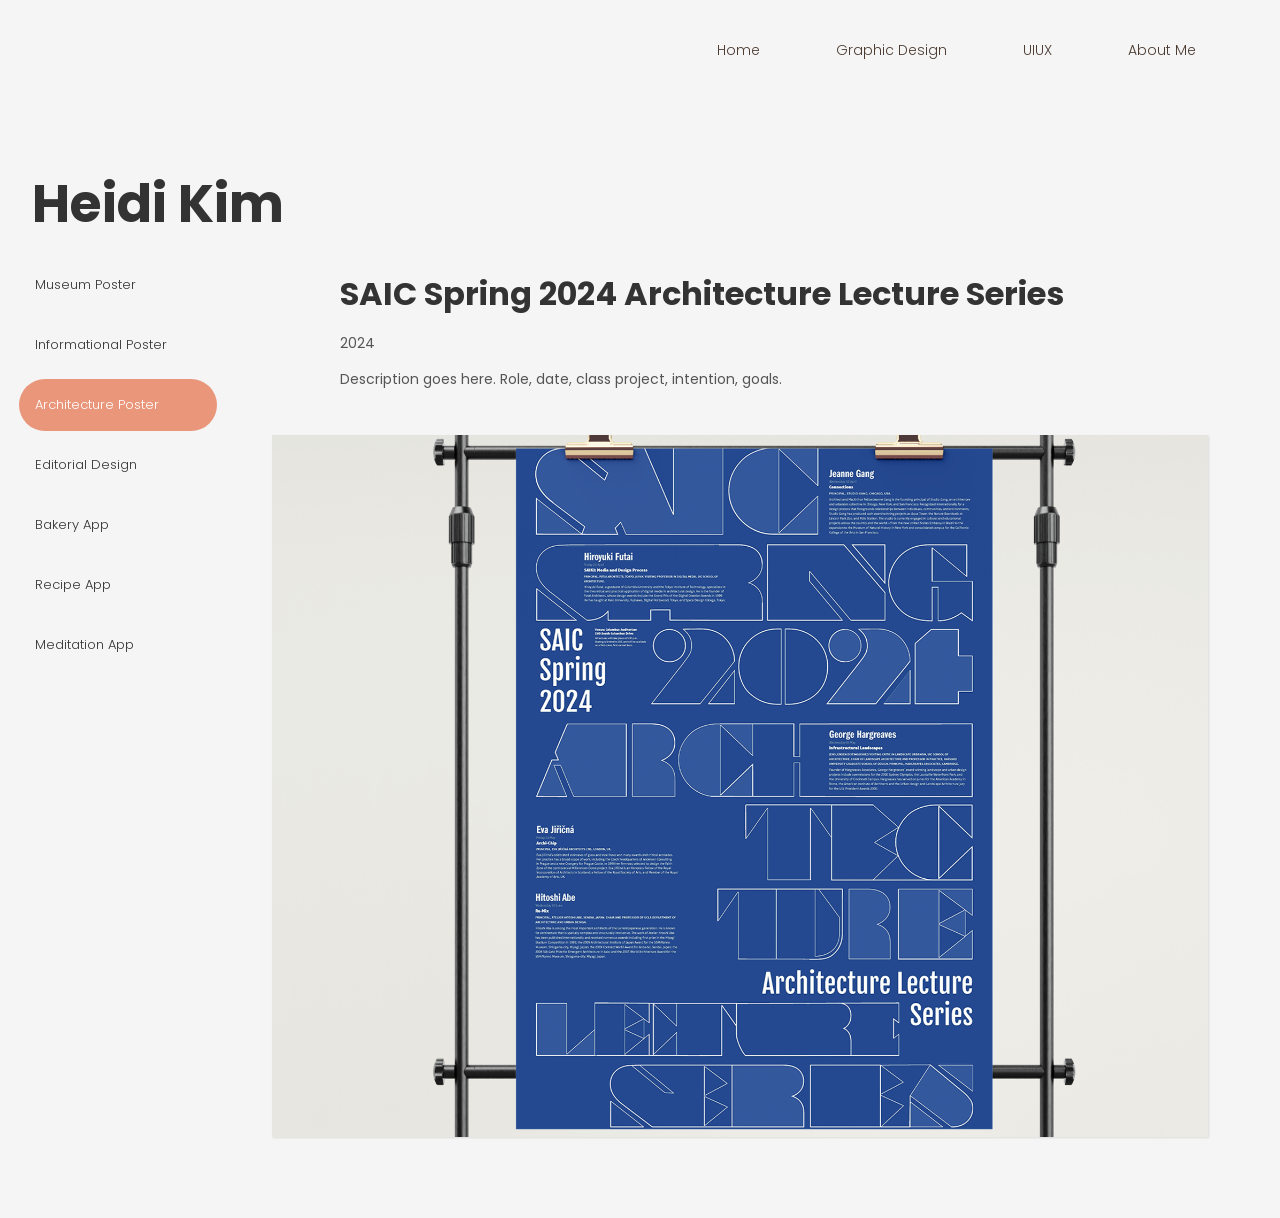
<file: architecture.html>
<!DOCTYPE html>
<html lang="en">
<head>
  <!-- META -->
  <meta charset="utf-8" />
  <meta name="viewport" content="width=device-width, initial-scale=1.0" />

  <!-- PAGE TITLE -->
  <title>Heidi Kim Portfolio</title>

  <!-- FONTS -->
 <link rel="preconnect" href="https://fonts.googleapis.com">
<link rel="preconnect" href="https://fonts.gstatic.com" crossorigin>
<link href="https://fonts.googleapis.com/css2?family=Poppins:ital,wght@0,100;0,200;0,300;0,400;0,500;0,600;0,700;0,800;0,900;1,100;1,200;1,300;1,400;1,500;1,600;1,700;1,800;1,900&display=swap" rel="stylesheet">


<!-- CSS -->
  <link rel="stylesheet" href="css/global.css" />
  <link rel="stylesheet" href="css/detail.css"/>

  <!-- FAVICON -->
  <link rel="icon" type="image/x-icon" href="pet_puppy_dog_icon_194851.ico" />
</head>
<body>
     <!-- NAV BAR -->
     <nav class="topnav" aria-label="Primary">
    <ul>
        <li><a href="index.html">Home</a></li>
        <li><a href="graphicdesign.html">Graphic Design</a></li>
        <li><a href="UIUX.html">UIUX</a></li>
        <li><a href="aboutme.html">About Me</a></li>
        <!-- <li><a href="contact.html">Contact</a></li> -->
    </ul>
</nav>
  <script src="css/tinkerbell cursor.js"></script>
  <main>

    <!-- HEADER -->
    <header class="site-header">
      <h1><a href="index.html">Heidi Kim</a></h1>
    </header>

<input type="checkbox" class="burger-input" id="burger-toggle">

<label for="burger-toggle" class="burger-label">
    <div class="burger-line"></div>
</label>

<div class="page-overlay"></div>

<nav class="slide-out-menu">
    <ul>
        <li><a href="index.html">Home</a></li>
        <li><a href="graphicdesign.html">Graphic Design</a></li>
        <li><a href="UIUX.html">UIUX</a></li>
        <li><a href="aboutme.html">About Me</a></li>
        <!-- <li><a href="contact.html">Contact</a></li> -->
    </ul>
</nav>

    <!-- T-LAYOUT: SIDEBAR LEFT + MAIN RIGHT -->
    <div class="content">
      <!-- SIDEBAR -->
      <aside class="sidebar">
        <ul>
          <li><a href="woman.html">Museum Poster</a></li>
          <li><a href="information.html">Informational Poster</a></li>
          <li><a href="architecture.html">Architecture Poster</a></li>
          <li><a href="book.html">Editorial Design</a></li>
          <li><a href="bakery.html">Bakery App</a></li>
          <li><a href="recipe.html">Recipe App</a></li>
          <li><a href="meditation.html">Meditation App</a></li>
        </ul>
      </aside>

      <!-- MAIN COLUMN (GALLERY) -->
      <section class="main-column">
        <div class="project-header">
            <h2>SAIC Spring 2024 Architecture Lecture Series</h2>
            <p>2024</p>
            <p>Description goes here. Role, date, class project, intention, goals.</p>
        </div>
        <div class="img-gallery">
          <figure class="img-wrapper">
            <img src="architect.png" alt="Project image 1"/>
          </figure>
        </div>
      </section>
    </div>
  </main>

<script>
    const currentPage = window.location.pathname.split('/').pop();
const navLinks = document.querySelectorAll('.topnav a, .slide-out-menu a, .sidebar a');    navLinks.forEach(link => {
        const linkPage = link.getAttribute('href').split('/').pop();
        if (linkPage === currentPage) {
            link.classList.add('active');
        }
    });
</script>
<script>
    // This function runs every time the user scrolls
    window.onscroll = function() {
        scrollFunction();
    };

    function scrollFunction() {
        // We'll use 50px as our trigger point
        if (document.body.scrollTop > 50 || document.documentElement.scrollTop > 50) {
            // If scrolled more than 50px, add the "scrolled" class to the body
            document.body.classList.add("scrolled");
        } else {
            // If scrolled back to the top, remove the class
            document.body.classList.remove("scrolled");
        }
    }
</script>
</body>
</html>
</file>
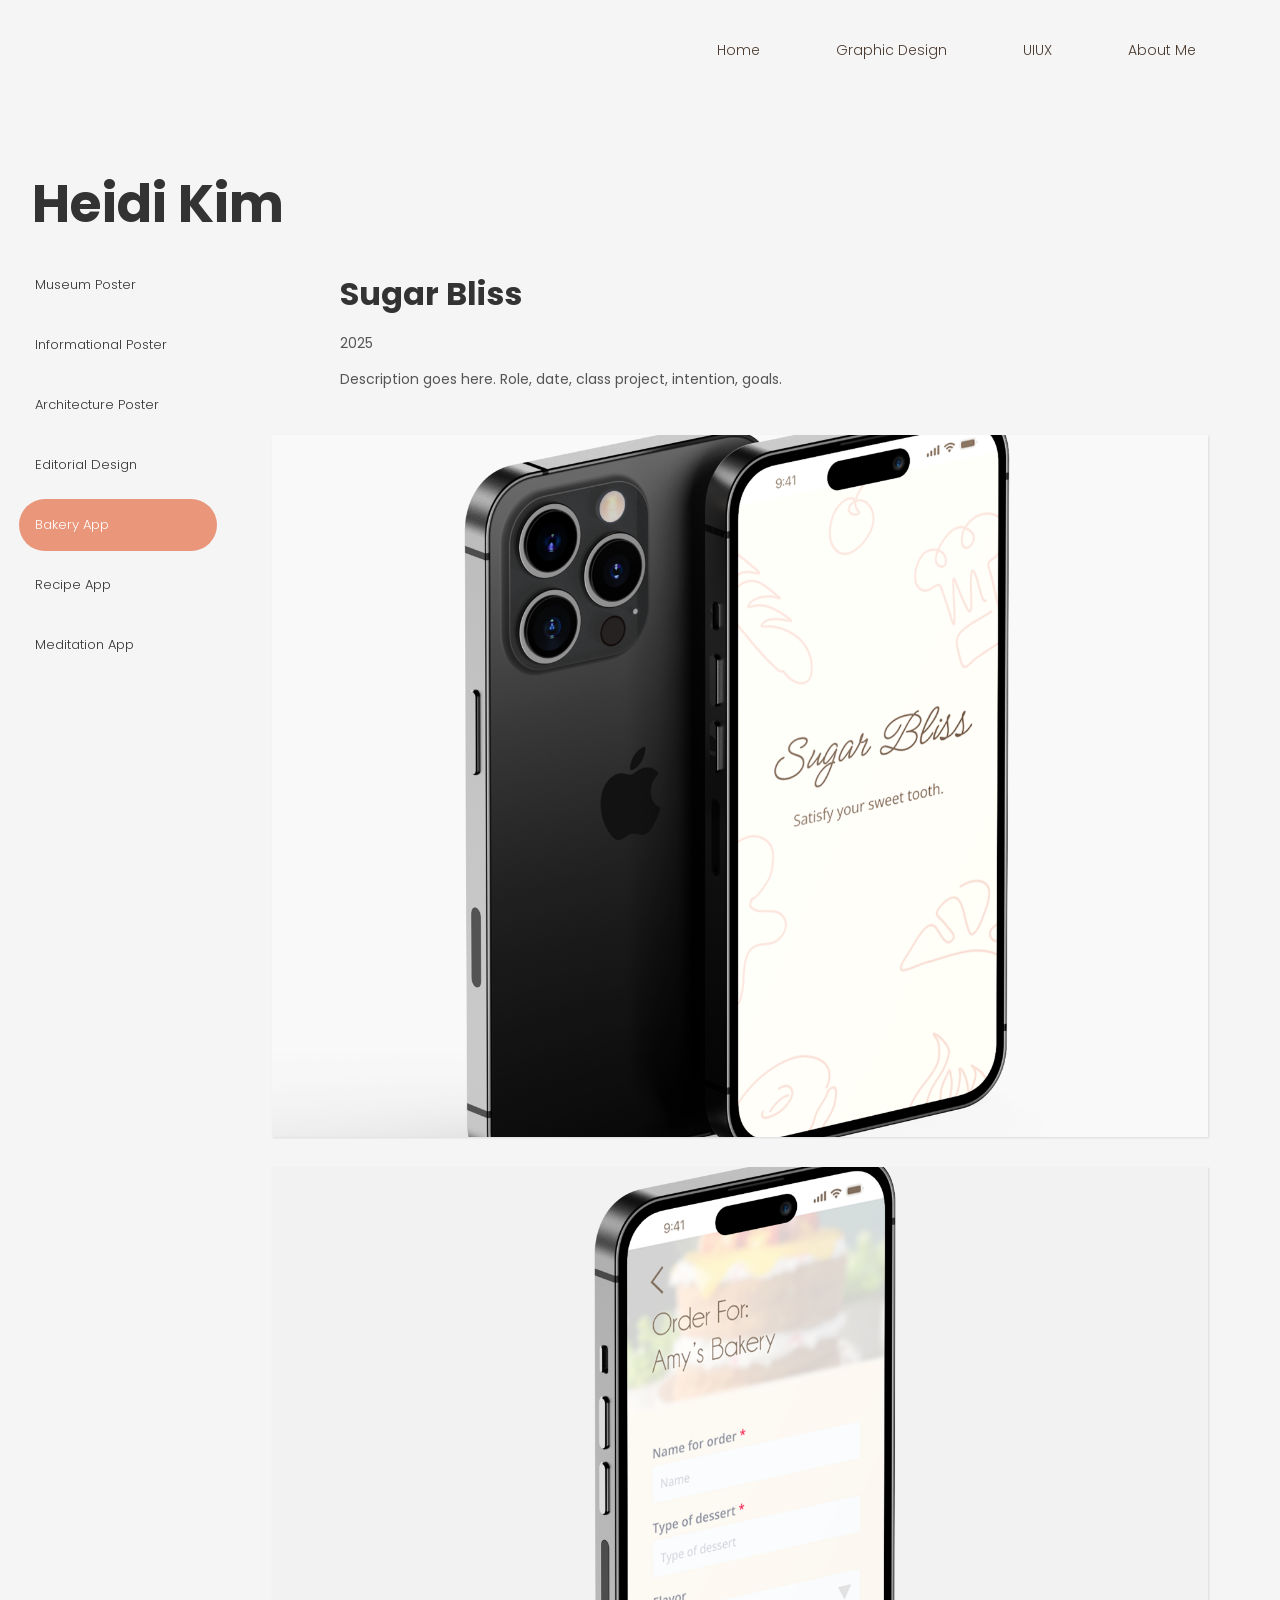
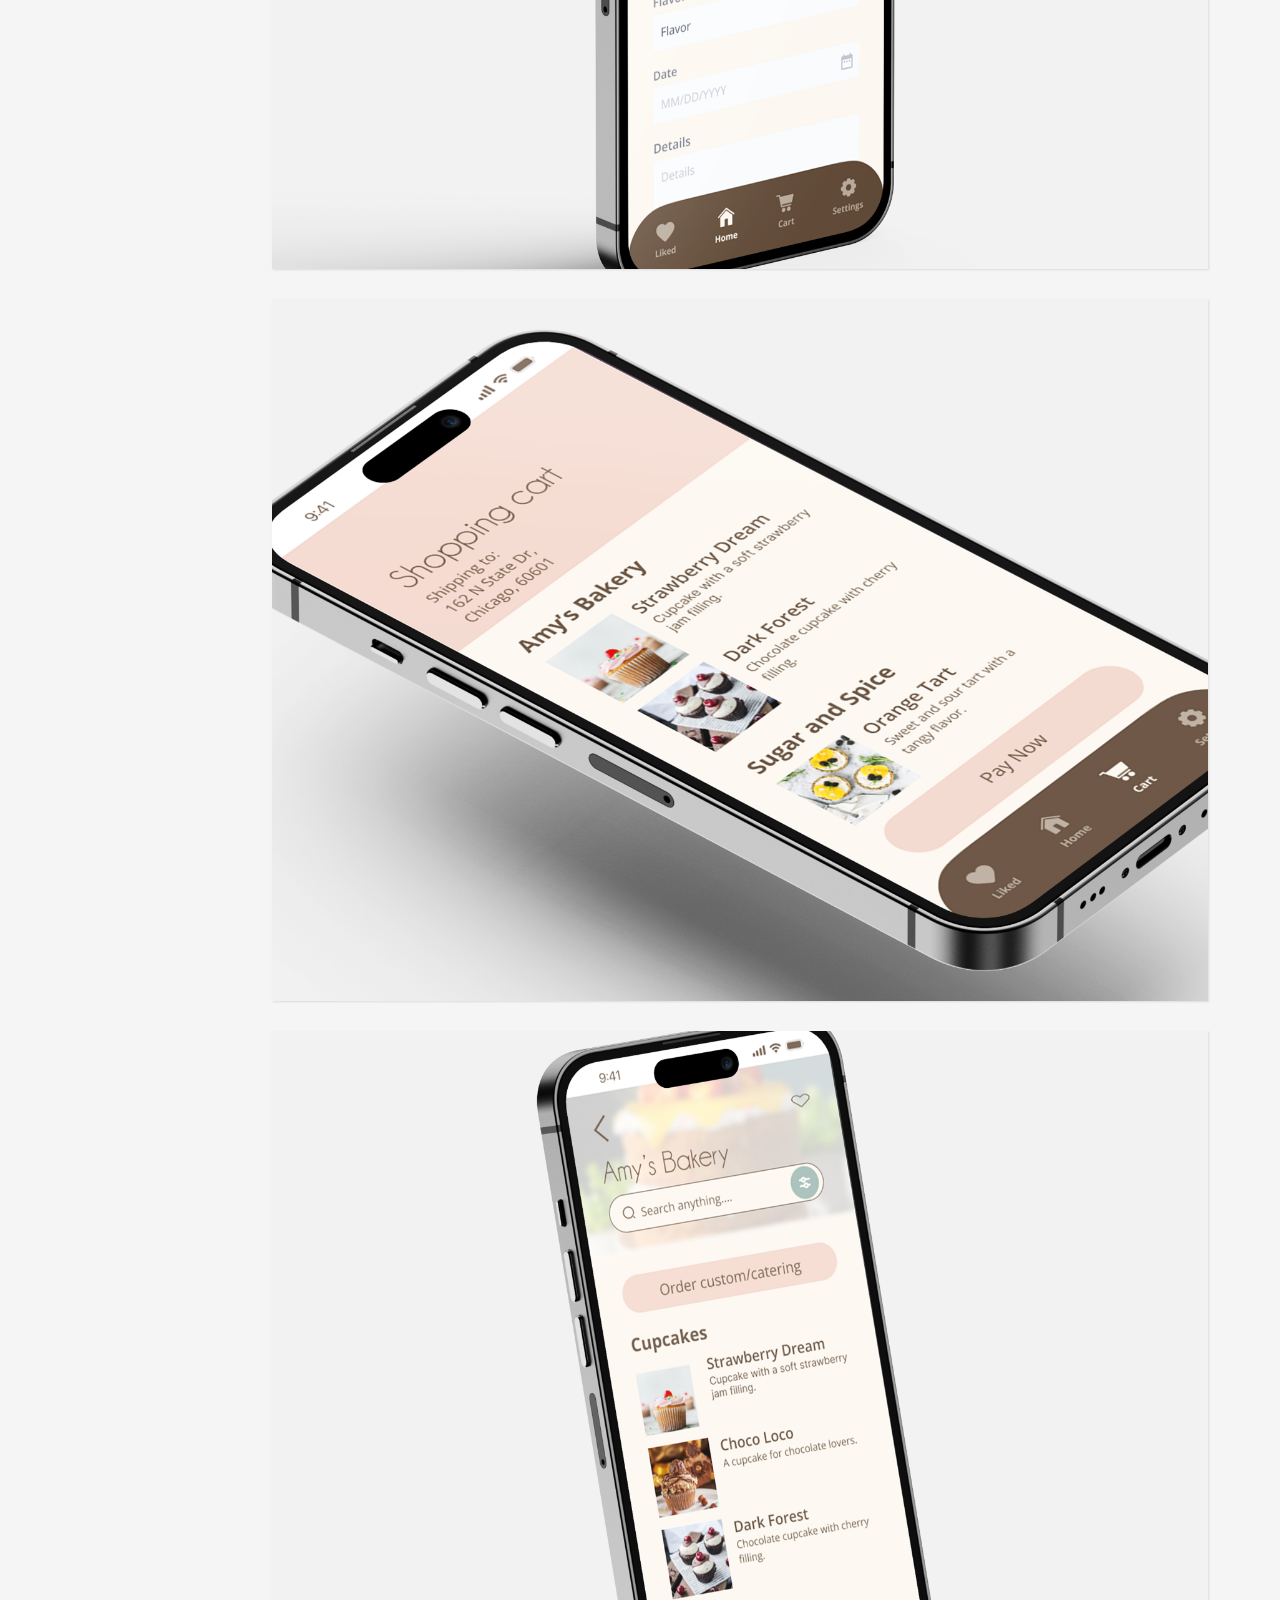
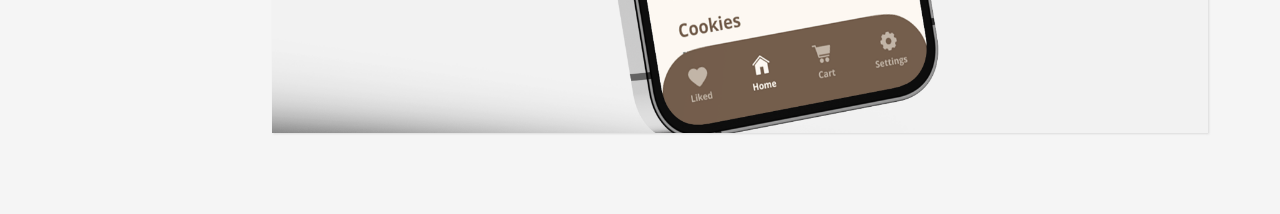
<file: bakery.html>
<!DOCTYPE html>
<html lang="en">
<head>
  <!-- META -->
  <meta charset="utf-8" />
  <meta name="viewport" content="width=device-width, initial-scale=1.0" />

  <!-- PAGE TITLE -->
  <title>Heidi Kim Portfolio</title>

  <!-- FONTS -->
 <link rel="preconnect" href="https://fonts.googleapis.com">
<link rel="preconnect" href="https://fonts.gstatic.com" crossorigin>
<link href="https://fonts.googleapis.com/css2?family=Poppins:ital,wght@0,100;0,200;0,300;0,400;0,500;0,600;0,700;0,800;0,900;1,100;1,200;1,300;1,400;1,500;1,600;1,700;1,800;1,900&display=swap" rel="stylesheet">


<!-- CSS -->
  <link rel="stylesheet" href="css/global.css" />
  <link rel="stylesheet" href="css/detail.css"/>

  <!-- FAVICON -->
  <link rel="icon" type="image/x-icon" href="pet_puppy_dog_icon_194851.ico" />
</head>
<body>
  <!-- NAV BAR -->
     <nav class="topnav" aria-label="Primary">
    <ul>
        <li><a href="index.html">Home</a></li>
        <li><a href="graphicdesign.html">Graphic Design</a></li>
        <li><a href="UIUX.html">UIUX</a></li>
        <li><a href="aboutme.html">About Me</a></li>
        <!-- <li><a href="contact.html">Contact</a></li> -->
    </ul>
</nav>
  <script src="css/tinkerbell cursor.js"></script>
  <main>

    <!-- HEADER -->
    <header class="site-header">
      <h1><a href="index.html">Heidi Kim</a></h1>
    </header>

<input type="checkbox" class="burger-input" id="burger-toggle">

<label for="burger-toggle" class="burger-label">
    <div class="burger-line"></div>
</label>

<div class="page-overlay"></div>

<nav class="slide-out-menu">
    <ul>
        <li><a href="index.html">Home</a></li>
        <li><a href="graphicdesign.html">Graphic Design</a></li>
        <li><a href="UIUX.html">UIUX</a></li>
        <li><a href="aboutme.html">About Me</a></li>
        <!-- <li><a href="contact.html">Contact</a></li> -->
    </ul>
</nav>

    <!-- T-LAYOUT: SIDEBAR LEFT + MAIN RIGHT -->
    <div class="content">
      <!-- SIDEBAR -->
      <aside class="sidebar">
        <ul>
          <li><a href="woman.html">Museum Poster</a></li>
          <li><a href="information.html">Informational Poster</a></li>
          <li><a href="architecture.html">Architecture Poster</a></li>
          <li><a href="book.html">Editorial Design</a></li>
          <li><a href="bakery.html">Bakery App</a></li>
          <li><a href="recipe.html">Recipe App</a></li>
          <li><a href="meditation.html">Meditation App</a></li>
        </ul>
      </aside>

      <!-- MAIN COLUMN (GALLERY) -->
      <section class="main-column">
        <div class="project-header">
            <h2>Sugar Bliss</h2>
            <p>2025</p>
            <p>Description goes here. Role, date, class project, intention, goals.</p>
        </div>
        <div class="img-gallery">
          <figure class="img-wrapper">
            <img src="bakeryapp.png" alt="Project image 1"/>
          </figure>
          <figure class="img-wrapper">
            <img src="bakeryapp2.png" alt="Project image 1"/>
          </figure>
          <figure class="img-wrapper">
            <img src="bakeryapp3.png" alt="Project image 1"/>
          </figure>
          <figure class="img-wrapper">
            <img src="bakeryapp4.png" alt="Project image 1"/>
          </figure>
        </div>
      </section>
    </div>
  </main>

<script>
    const currentPage = window.location.pathname.split('/').pop();
const navLinks = document.querySelectorAll('.topnav a, .slide-out-menu a, .sidebar a');    navLinks.forEach(link => {
        const linkPage = link.getAttribute('href').split('/').pop();
        if (linkPage === currentPage) {
            link.classList.add('active');
        }
    });
</script>
<script>
    // This function runs every time the user scrolls
    window.onscroll = function() {
        scrollFunction();
    };

    function scrollFunction() {
        // We'll use 50px as our trigger point
        if (document.body.scrollTop > 50 || document.documentElement.scrollTop > 50) {
            // If scrolled more than 50px, add the "scrolled" class to the body
            document.body.classList.add("scrolled");
        } else {
            // If scrolled back to the top, remove the class
            document.body.classList.remove("scrolled");
        }
    }
</script>
</body>
</html>
</file>
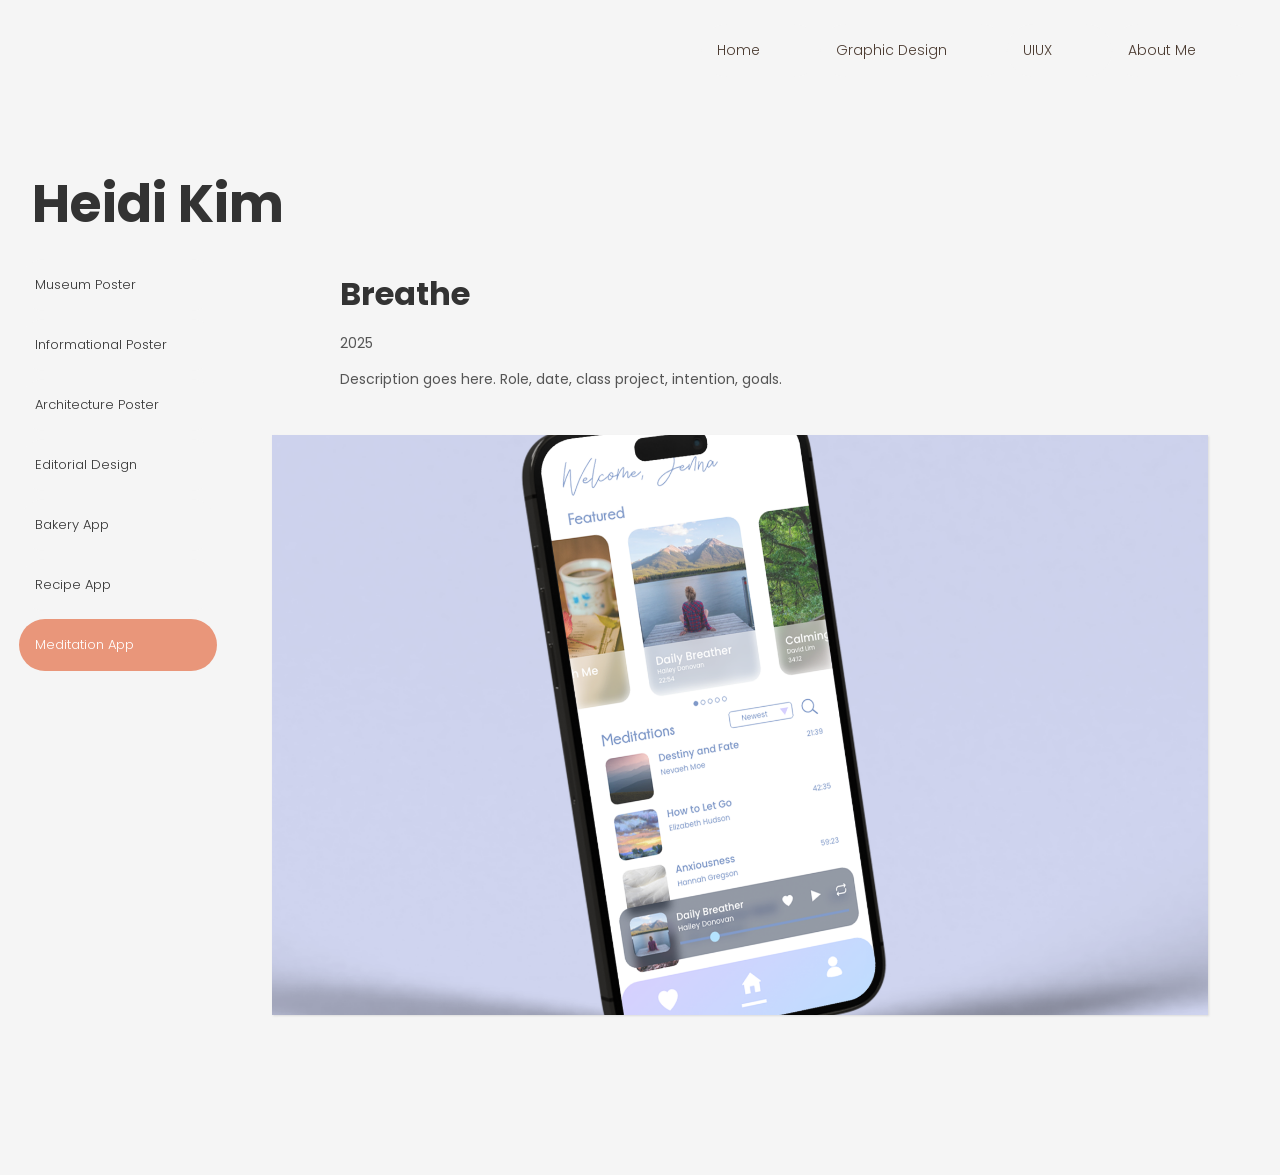
<file: meditation.html>
<!DOCTYPE html>
<html lang="en">
<head>
  <!-- META -->
  <meta charset="utf-8" />
  <meta name="viewport" content="width=device-width, initial-scale=1.0" />

  <!-- PAGE TITLE -->
  <title>Heidi Kim Portfolio</title>

  <!-- FONTS -->
 <link rel="preconnect" href="https://fonts.googleapis.com">
<link rel="preconnect" href="https://fonts.gstatic.com" crossorigin>
<link href="https://fonts.googleapis.com/css2?family=Poppins:ital,wght@0,100;0,200;0,300;0,400;0,500;0,600;0,700;0,800;0,900;1,100;1,200;1,300;1,400;1,500;1,600;1,700;1,800;1,900&display=swap" rel="stylesheet">


<!-- CSS -->
  <link rel="stylesheet" href="css/global.css" />
  <link rel="stylesheet" href="css/detail.css"/>

  <!-- FAVICON -->
  <link rel="icon" type="image/x-icon" href="pet_puppy_dog_icon_194851.ico" />
</head>
<body>
  <!-- NAV BAR -->
     <nav class="topnav" aria-label="Primary">
    <ul>
        <li><a href="index.html">Home</a></li>
        <li><a href="graphicdesign.html">Graphic Design</a></li>
        <li><a href="UIUX.html">UIUX</a></li>
        <li><a href="aboutme.html">About Me</a></li>
        <!-- <li><a href="contact.html">Contact</a></li> -->
    </ul>
</nav>
  <script src="css/tinkerbell cursor.js"></script>
  <main>

    <!-- HEADER -->
    <header class="site-header">
      <h1><a href="index.html">Heidi Kim</a></h1>
    </header>

<input type="checkbox" class="burger-input" id="burger-toggle">

<label for="burger-toggle" class="burger-label">
    <div class="burger-line"></div>
</label>

<div class="page-overlay"></div>

<nav class="slide-out-menu">
    <ul>
        <li><a href="index.html">Home</a></li>
        <li><a href="graphicdesign.html">Graphic Design</a></li>
        <li><a href="UIUX.html">UIUX</a></li>
        <li><a href="aboutme.html">About Me</a></li>
        <!-- <li><a href="contact.html">Contact</a></li> -->
    </ul>
</nav>

    <!-- T-LAYOUT: SIDEBAR LEFT + MAIN RIGHT -->
    <div class="content">
      <!-- SIDEBAR -->
      <aside class="sidebar">
        <ul>
          <li><a href="woman.html">Museum Poster</a></li>
          <li><a href="information.html">Informational Poster</a></li>
          <li><a href="architecture.html">Architecture Poster</a></li>
          <li><a href="book.html">Editorial Design</a></li>
          <li><a href="bakery.html">Bakery App</a></li>
          <li><a href="recipe.html">Recipe App</a></li>
          <li><a href="meditation.html">Meditation App</a></li>
        </ul>
      </aside>

      <!-- MAIN COLUMN (GALLERY) -->
      <section class="main-column">
        <div class="project-header">
            <h2>Breathe</h2>
            <p>2025</p>
            <p>Description goes here. Role, date, class project, intention, goals.</p>
        </div>
        <div class="img-gallery">
          <figure class="img-wrapper">
            <img src="meditation.png" alt="Project image 1"/>
          </figure>
        </div>
      </section>
    </div>
  </main>

<script>
    const currentPage = window.location.pathname.split('/').pop();
const navLinks = document.querySelectorAll('.topnav a, .slide-out-menu a, .sidebar a');    navLinks.forEach(link => {
        const linkPage = link.getAttribute('href').split('/').pop();
        if (linkPage === currentPage) {
            link.classList.add('active');
        }
    });
</script>
<script>
    // This function runs every time the user scrolls
    window.onscroll = function() {
        scrollFunction();
    };

    function scrollFunction() {
        // We'll use 50px as our trigger point
        if (document.body.scrollTop > 50 || document.documentElement.scrollTop > 50) {
            // If scrolled more than 50px, add the "scrolled" class to the body
            document.body.classList.add("scrolled");
        } else {
            // If scrolled back to the top, remove the class
            document.body.classList.remove("scrolled");
        }
    }
</script>
</body>
</html>
</file>
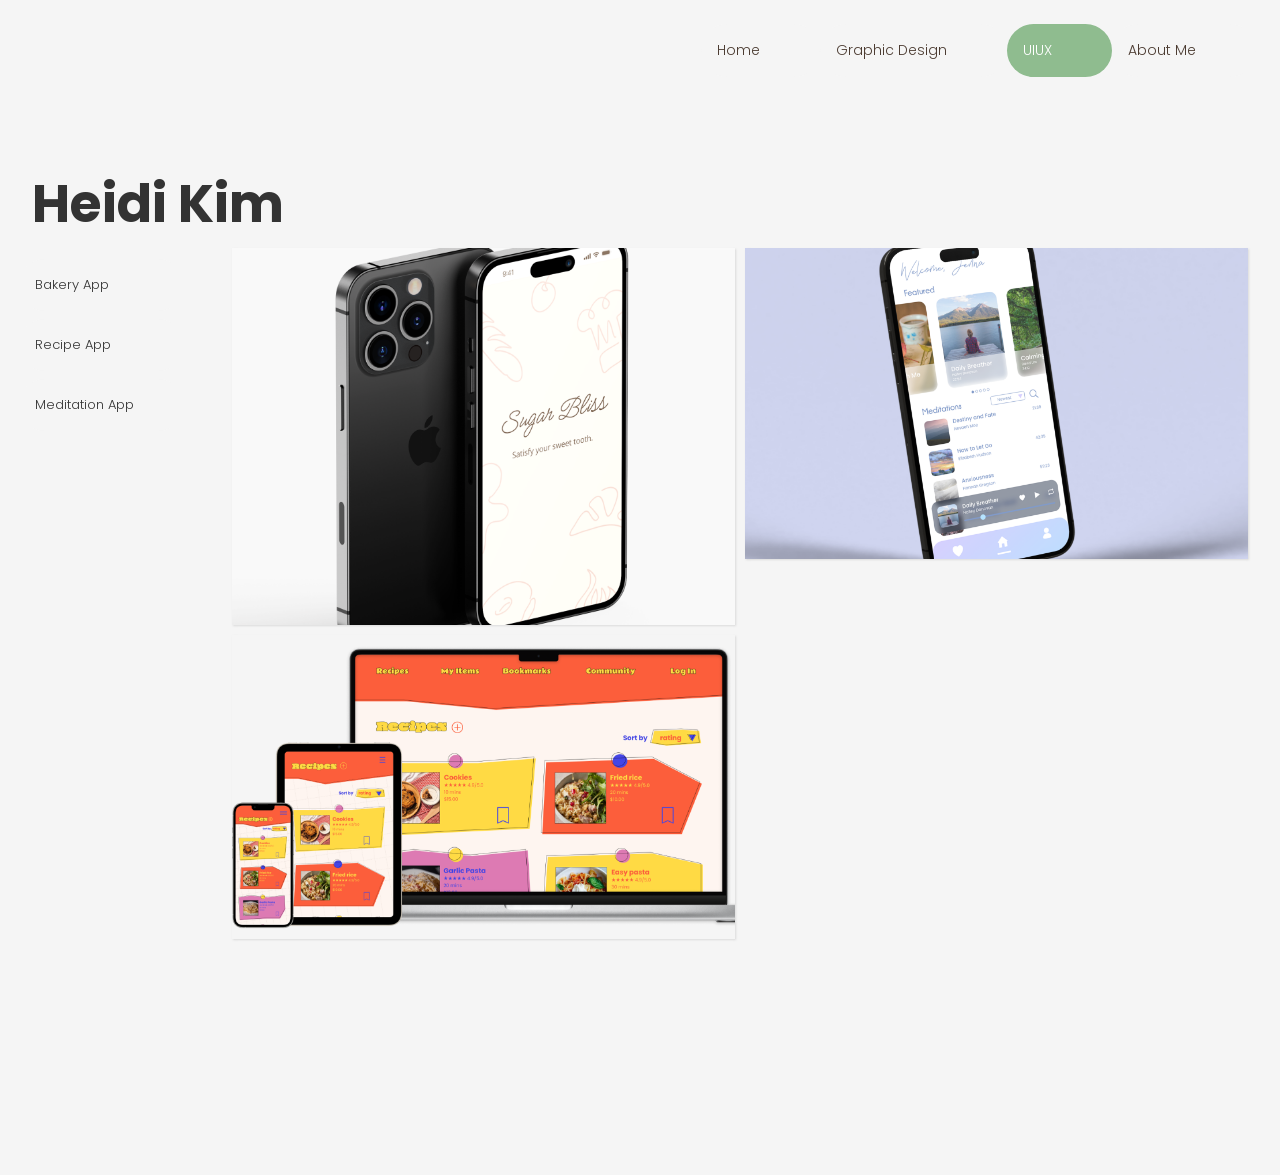
<file: UIUX.html>
<!DOCTYPE html>
<html lang="en">
<head>
  <!-- META -->
  <meta charset="utf-8" />
  <meta name="viewport" content="width=device-width, initial-scale=1.0" />

  <!-- PAGE TITLE -->
  <title>Heidi Kim Portfolio</title>

  <!-- FONTS -->
 <link rel="preconnect" href="https://fonts.googleapis.com">
<link rel="preconnect" href="https://fonts.gstatic.com" crossorigin>
<link href="https://fonts.googleapis.com/css2?family=Poppins:ital,wght@0,100;0,200;0,300;0,400;0,500;0,600;0,700;0,800;0,900;1,100;1,200;1,300;1,400;1,500;1,600;1,700;1,800;1,900&display=swap" rel="stylesheet">


<!-- CSS -->
  <link rel="stylesheet" href="css/global.css" />
  <link rel="stylesheet" href="css/gallery.css"/>

  <!-- FAVICON -->
  <link rel="icon" type="image/x-icon" href="pet_puppy_dog_icon_194851.ico" />
</head>
<body>
  <!-- NAV BAR -->
     <nav class="topnav" aria-label="Primary">
    <ul>
        <li><a href="index.html">Home</a></li>
        <li><a href="graphicdesign.html">Graphic Design</a></li>
        <li><a href="UIUX.html">UIUX</a></li>
        <li><a href="aboutme.html">About Me</a></li>
        <!-- <li><a href="contact.html">Contact</a></li> -->
    </ul>
</nav>
  <script src="css/tinkerbell cursor.js"></script>
  <main>


    <!-- HEADER -->
    <header class="site-header">
      <h1><a href="index.html">Heidi Kim</a></h1>
    </header>

<input type="checkbox" class="burger-input" id="burger-toggle">

<label for="burger-toggle" class="burger-label">
    <div class="burger-line"></div>
</label>

<div class="page-overlay"></div>


<nav class="slide-out-menu">
    <ul>
        <li><a href="index.html">Home</a></li>
        <li><a href="graphicdesign.html">Graphic Design</a></li>
        <li><a href="UIUX.html">UIUX</a></li>
        <li><a href="aboutme.html">About Me</a></li>
        <!-- <li><a href="contact.html">Contact</a></li> -->
    </ul>
</nav>


    <!-- T-LAYOUT: SIDEBAR LEFT + MAIN RIGHT -->
    <div class="content">
      <!-- SIDEBAR -->
      <aside class="sidebar">
        <ul>
          <li><a href="bakery.html">Bakery App</a></li>
          <li><a href="recipe.html">Recipe App</a></li>
          <li><a href="meditation.html">Meditation App</a></li>
        </ul>
      </aside>

      <!-- MAIN COLUMN (GALLERY) -->
      <section class="main-column">
        <div class="img-gallery">
          <figure class="img-wrapper">
            <a href="bakery.html">
            <img src="bakeryapp.png" alt="Project image 4"/>
            <figcaption>Bakery App</figcaption>
            </a>
          </figure>
          <figure class="img-wrapper">
            <a href="meditation.html">
            <img src="meditation.png" alt="Project image 5"/>
            <figcaption>Meditation App</figcaption>
            </a>
          </figure>
          <figure class="img-wrapper">
            <a href="recipe.html">
            <img src="recipeapp.png" alt="Project image 6"/>
            <figcaption>Recipe App</figcaption>
            </a>
          </figure>
        </div>
      </section>
    </div>
  </main>

<script>
    const currentPage = window.location.pathname.split('/').pop();
    const navLinks = document.querySelectorAll('.topnav a, .slide-out-menu a');
    navLinks.forEach(link => {
        const linkPage = link.getAttribute('href').split('/').pop();
        if (linkPage === currentPage) {
            link.classList.add('active');
        }
    });
</script>
<script>
    // This function runs every time the user scrolls
    window.onscroll = function() {
        scrollFunction();
    };

    function scrollFunction() {
        // We'll use 50px as our trigger point
        if (document.body.scrollTop > 50 || document.documentElement.scrollTop > 50) {
            // If scrolled more than 50px, add the "scrolled" class to the body
            document.body.classList.add("scrolled");
        } else {
            // If scrolled back to the top, remove the class
            document.body.classList.remove("scrolled");
        }
    }
</script>
</body>
</html>
</file>
<file: css/global.css>
* {
   box-sizing: border-box;
   background-color: whitesmoke;
  }

body {
    font-family: "Poppins", sans-serif;
    }

.site-header {
    padding: 32px 0 0;
    transition: padding 0.3s ease-in-out;
    top:0;
    position: sticky;
    z-index: 101;
    background-color: transparent;
    width: fit-content;
}

.site-header h1 a {
    font-size: 52px;
    transition: font-size 0.3s ease-in-out;
}


body.scrolled .site-header {
    padding: 10px 0; 
}

body.scrolled .site-header h1 a {
    font-size: 28px; 
}

.topnav {
    position: sticky;
    top:0;
    z-index: 100;
}
nav ul {
    list-style: none;
    display: flex;
    justify-content: right;
    align-items: center;
    background-color: whitesmoke;
    padding:16px;
    margin-top: 0;  
    min-height: 60px;
    }

nav ul li a {
    color: #4c3c32;
    display: flex;
    text-decoration: none;
    font-weight: 300;
    padding: 16px 60px 16px 16px;
    border-radius: 60px;
    border-width: 0;
    border-style: solid;
    border-color: #333333;
    font-size: 14px;
    }

nav ul li a:hover {
    background-color: darkseagreen;
    color: white;
    transition: background-color 0.3s ease, color 0.3s ease;
    }

nav ul li a.active {
    background-color: darkseagreen;
    color: white;
}

header {
    background-color: transparent;
    padding-bottom: 0;
    }

header h1 {
    margin: 0;
    background-color: transparent;
}

header h1 a {
    color: #333333;
    text-decoration: none;
    font-size: 52px;
    }

.content {
    display: flex;
    align-items: stretch;
    min-height: calc(100vh-160px);
}

aside.sidebar {
    flex: 0 0 200px;
    background-color: whitesmoke;
    min-height: 100vh;
    width: 200px;
    }

aside.sidebar ul {
    padding: 0;
    }

aside.sidebar ul li {
    padding: 0 0 8px 0;
    list-style:none;
    transform: translateX(-13px);
    }

aside.sidebar ul li a {
    color: #333333;
    text-decoration: none;
    display: flex;
    flex-wrap: wrap;
    padding: 16px 50px 16px 16px;
    font-weight: 300;
    border-radius: 60px;
    border-width: 0;
    font-size: small;
    }

aside.sidebar ul li a:hover {
    background: darksalmon;
    color: white;
    transition: background-color 0.3s ease, color 0.3s ease;
    }

main {
    flex: 1;
    padding: 24px;
    }

section {
    margin-bottom: 24px;
    }

.burger-label{
    position: fixed;
    width: 50px;
    height: 50px;
    top: 50px;
    right: 20px;
    display: flex;
    align-items: center;
    justify-content: center;
    border-radius: 10px;
    cursor: pointer;
    z-index: 1000;
}

.burger-input{
    display: none;
}

.burger-line{
    position: relative;
    display: block;
    width: 35px;
    height: 5px;
    background-color: #333333;
    border-radius: 40px;
}

.burger-line::before,
.burger-line::after{
    content: "";
    position:absolute;
    display: block;
    width: 80%;
    height: 100%;
    background-color: #333333;
    border-radius: 40px;
    transform-origin: left;
    transition: width 0.4s , transform 0.4s;
}

.burger-line::before {
    transform: translateY(1px) translateX(0px) rotate(-45deg);
}

.burger-line::after {
    transform: translateY(-1px) translateX(0px) rotate(45deg);
}


.burger-input:checked + .burger-label 
.burger-line::before{
    width: 80%;
    transform: translateY(-19px) translateX(14px) rotate(45deg);
}


.burger-input:checked + .burger-label 
.burger-line::after{
    width: 80%;
    transform: translateY(19px) translateX(14px) rotate(-45deg);
}

.page-overlay {
    position: fixed;
    top: 0;
    left: 0;
    width: 100%;
    height: 100%;
    background-color: rgba(0, 0, 0, 0.5);
    opacity: 0;
    visibility: hidden;
    transition: opacity 0.4s ease-in-out, visibility 0.4s ease-in-out;
    pointer-events: none;
    z-index: 998;
}

.burger-input:checked ~ .page-overlay {
    opacity: 1;
    visibility: visible;
}

.slide-out-menu {
    position: fixed;
    top: 0;
    right: 0px;
    height: 100vh;
    width: 280px;
    z-index: 999;
    background-color:whitesmoke;
    padding: 120px 20px;
    transform: translateX(100%);
    transition: transform 0.4s ease-in-out;
    display: flex;
    flex-direction: column;
}

.burger-input:checked ~ .slide-out-menu {
    transform: translateX(0%);
}

.slide-out-menu ul {
    list-style-type: none;
    display: flex;
    flex-direction: column;
    width: 100%;
    padding: 0;
    margin: 0;
    background-color:whitesmoke;
}

.slide-out-menu ul li {
    width: 100%;
    margin-bottom: 16px;
}

.slide-out-menu ul li a:hover {
    background-color: darkseagreen;
    transition: background-color 0.3s ease, color 0.3s ease;
}

aside.sidebar ul li a.active {
    background-color: darksalmon;
    color: white;
}

.slide-out-menu ul li a {
    text-decoration: none;
    color:#4c3c32;
    width: 100%;
    box-sizing: border-box;
    font-size: 16px;
    font-family: "Poppins", sans-serif;
    font-weight: 300;
    background-color:transparent;
    padding: 16px 24px;
    border-radius: 60px;
    display: block;
    transition: background-color 0.3s ease;
    text-align: left;
}


input[type=text], select, textarea {
  width: 100%; 
  padding: 12px; 
  border: 1px solid #ccc; 
  border-radius: 4px; 
  box-sizing: border-box;
  margin-top: 6px;
  margin-bottom: 16px;
  resize: vertical
}

input[type=submit] {
  background-color: darkseagreen;
  color: white;
  padding: 12px 20px;
  border: none;
  border-radius: 4px;
  cursor: pointer;
}


input[type=submit]:hover {
  background-color: rgb(110, 158, 130);
}

.container {
  border-radius: 5px;
  padding: 20px;
}

.open-modal-btn {
    background-color: darkseagreen;
    color: white;
    padding: 10px 20px;
    text-decoration: none;
    border-radius: 5px;
    font-family: "Poppins", sans-serif;
}

.modal-overlay {
    position: fixed;
    top: 0;
    left: 0;
    width: 100%;
    height: 100%;
    background-color: rgba(0, 0, 0, 0.6);
    z-index: 1000;
    opacity: 0;
    visibility: hidden;
    transition: opacity 0.3s ease, visibility 0.3s ease;
}

.modal-content {
    position: fixed;
    top: 50%;
    left: 50%;
    transform: translate(-50%, -50%);
    background-color: whitesmoke;
    padding: 30px;
    border-radius: 8px;
    z-index: 1001;
    width: 90%;
    max-width: 600px;
    max-height: 90vh;
    overflow-y: auto;
}

.modal-close {
    position: absolute;
    top: 10px;
    right: 15px;
    font-size: 2.5rem;
    color: #999;
    text-decoration: none;
    line-height: 1;
}
.modal-close:hover {
    color: #333;
}

.modal-overlay:target {
    opacity: 1;
    visibility: visible;
}


@media (max-width: 576px) {
    .pge-wrapper { padding: 0 20px 60px; }
    aside.sidebar { display: none; }
    nav ul li a {display: none;}
    .burger-label {display: flex;}
}

@keyframes fadeIn {
    from {
        opacity: 0;
        /* transform: translateY(10px); */
    }
    to {
        opacity: 1;
        transform: translateY(0);
    }
}

body {
    animation: fadeIn 0.6s ease-in-out;
}


/*
Small Screen ≥ 576px
============================================= */
@media (min-width: 576px) {
    .pge-wrapper { padding: 0 20px 60px; }
    aside.sidebar { display: none; }
    nav ul li a {display: none;}
    .burger-label {display: flex;}
}

/*
Medium Screen ≥ 768px
============================================= */
@media (min-width: 1000px) {
    .pge-wrapper { padding: 0 60px 80px; }
    aside.sidebar { display: flex }
    nav ul li a {display: flex;}
    .burger-label {display: none;}
}

/*
Large Screen ≥ 992px
============================================= */
@media (min-width: 1500px) {
    .pge-wrapper { padding: 0 100px 100px; }  /* top left&right bottom*/
    aside.sidebar { display: flex }
    nav ul li a {display: flex;}
    .burger-label {display: none;}
}
</file>
<file: css/detail.css>
* {
   box-sizing: border-box;
   background-color: whitesmoke;
  }

body {
    font-family: "Poppins", sans-serif;
    }

.content {
    display: flex;
    align-items: stretch;
    min-height: calc(100vh-160px);
}
main {
    flex: 1;
    padding: 24px;
    }

section {
    margin-bottom: 24px;
    }

.project-header {
    text-align: left;
    margin-bottom: 40px;
    max-width: 800px;
    margin-left: auto;
    margin-right: auto;
}

.project-header h2 {
    font-size: 32px;
    color: #333333;
    margin-bottom: 10px;
}

.project-header p {
    font-size: 14px;
    color: #555555;
    line-height: 1.6;
}

.img-gallery {
    max-width: 1200px;
    margin: 0 -5px;
}

.img-wrapper {
    break-inside: avoid; 
    margin-bottom: 10px; 
    padding: 5px;
    position: relative;
    margin-bottom: 20px;
    flex-basis: 50%;
    box-sizing: border-box;
}

.img-wrapper img {
    width: 100%;
    display: block;
    box-shadow: 1px 1px 2px rgb(218 218 218);
}



@media (max-width: 576px) {
    .inn-wrapper { padding: 0 20px; }
    .img-wrapper { flex: 0 0 100%; }
}

/*
Small Screen ≥ 576px
============================================= */
@media (min-width: 576px) {
    .inn-wrapper { padding: 0 20px; }
    .img-wrapper { flex: 0 0 100%; }
}

/*
Medium Screen ≥ 768px
============================================= */
@media (min-width: 1000px) {
    .inn-wrapper { padding: 0 60px; }
    .img-wrapper { flex: 0 0 100%; }
}

/*
Large Screen ≥ 992px
============================================= */
@media (min-width: 1500px) {
    .img-gallery {
        /* This cancels the 1200px limit, allowing the gallery to grow */
        max-width: none; 
    }
}
</file>
<file: css/gallery.css>
* {
   box-sizing: border-box;
   background-color: whitesmoke;
  }

body {
    font-family: "Poppins", sans-serif;
    }

.content {
    display: flex;
    align-items: stretch;
    min-height: calc(100vh-160px);
}
main {
    flex: 1;
    padding: 24px;
    }

section {
    margin-bottom: 24px;
    }

.img-gallery {
    display: flex;
    flex-wrap: wrap;
    margin: 0 -5px;
    }

.img-wrapper {
    margin: 0;
    padding: 5px;
    position: relative;
    }

.img-wrapper img {
    width: 100%;
    display: block;
    box-shadow: 1px 1px 2px rgb(218 218 218);
    }

.img-gallery figcaption {
    color: transparent;
    font-weight: 500;
    top: 5px; right: 5px; bottom: 5px; left: 5px;
    display: flex;
    align-items: center;
    justify-content: center;
    transition: 0.25s ease-in-out;
    padding: 10px;
    cursor: pointer;
    position:absolute;
    background-color: transparent;
}

.img-wrapper figcaption:hover {
    background-color: rgb(255 255 255 / 0.75 );
    color: #333333;
}

.about-text li {
    list-style: none;
    padding-bottom: 10px;
}

.about-text li a {
    text-decoration: none;
}


@media (max-width: 576px) {
    .inn-wrapper { padding: 0 20px; }
    .img-wrapper { flex: 0 0 100%; }
}

/*
Small Screen ≥ 576px
============================================= */
@media (min-width: 576px) {
    .inn-wrapper { padding: 0 20px; }
    .img-wrapper { flex: 0 0 50%; }
}

/*
Medium Screen ≥ 768px
============================================= */
@media (min-width: 1000px) {
    .inn-wrapper { padding: 0 60px; }
    .img-wrapper { flex: 0 0 50%; }
}

/*
Large Screen ≥ 992px
============================================= */
@media (min-width: 1500px) {
    .inn-wrapper { padding: 0 100px; }
    /* .img-wrapper { flex-grow: 0; flex-shrink: 0; flex-basis: 25%;} */
    .img-wrapper { flex: 0 0 50%; }
}
</file>
